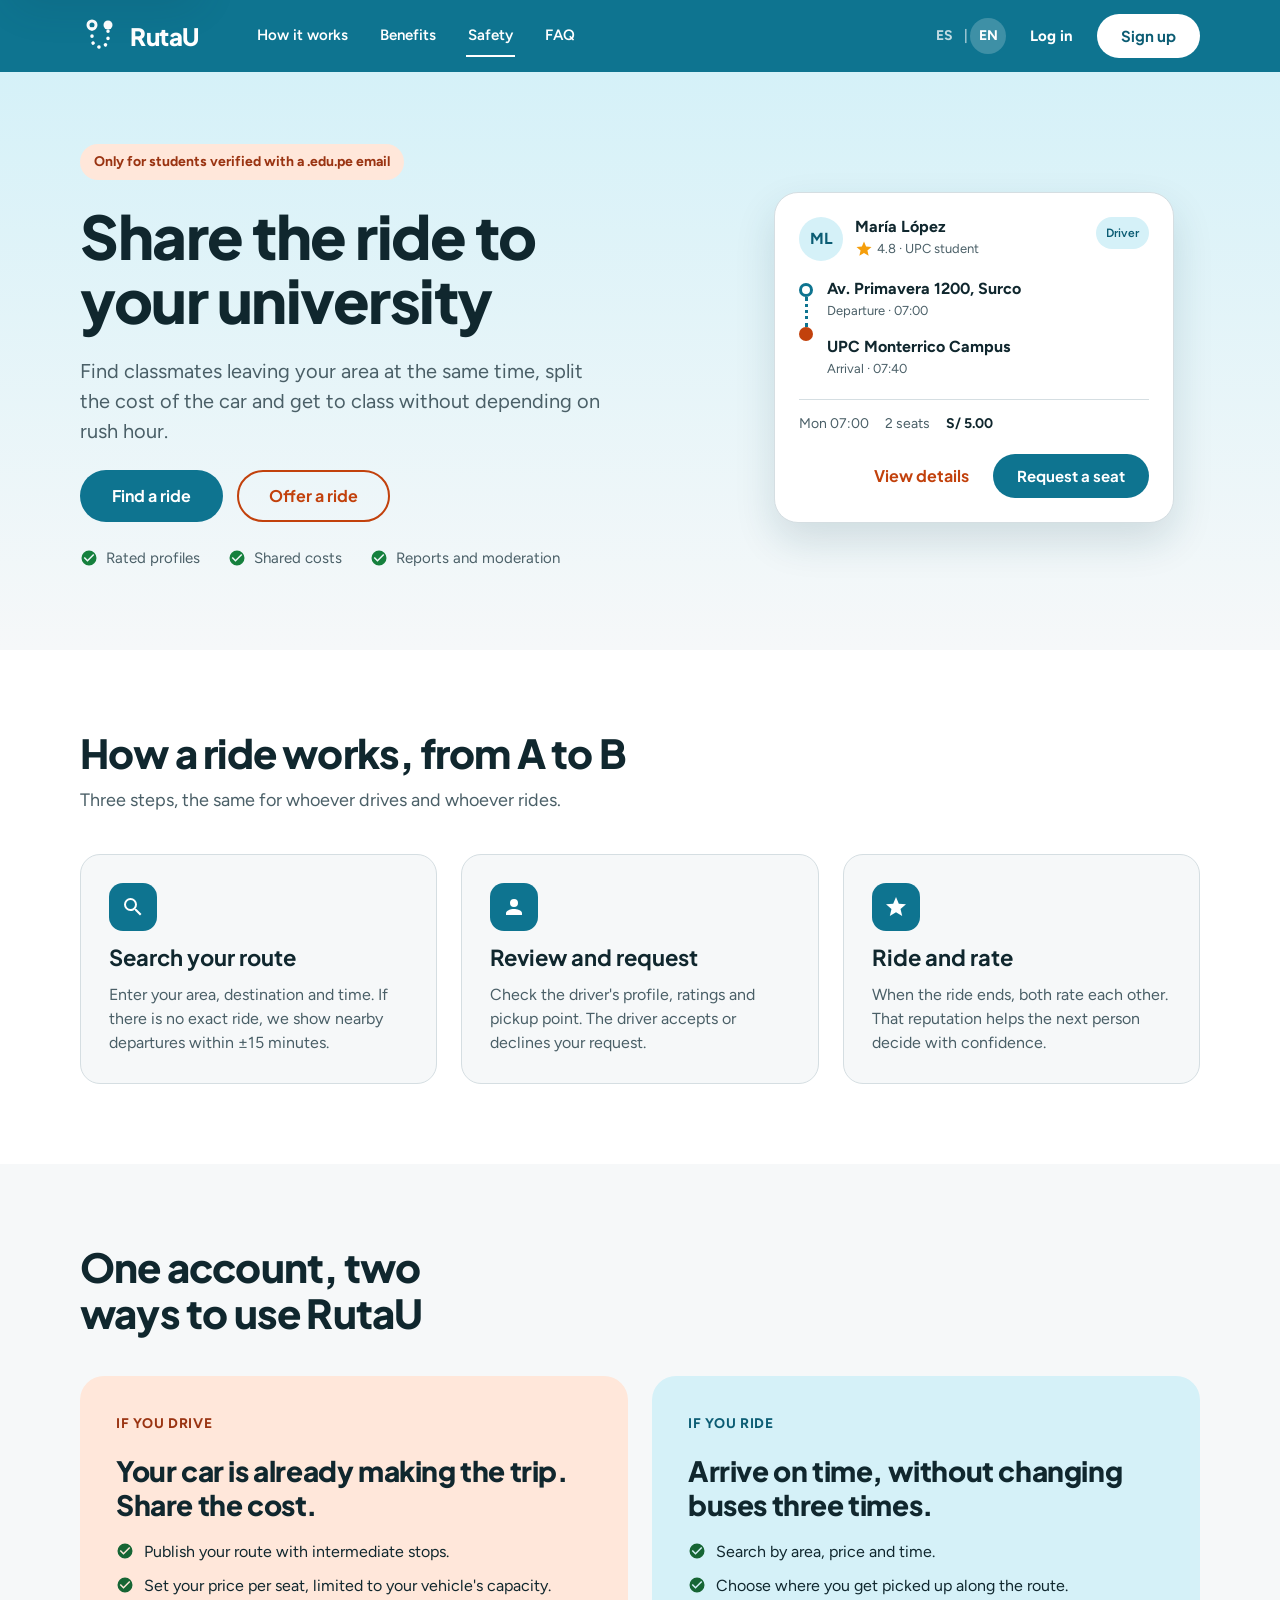
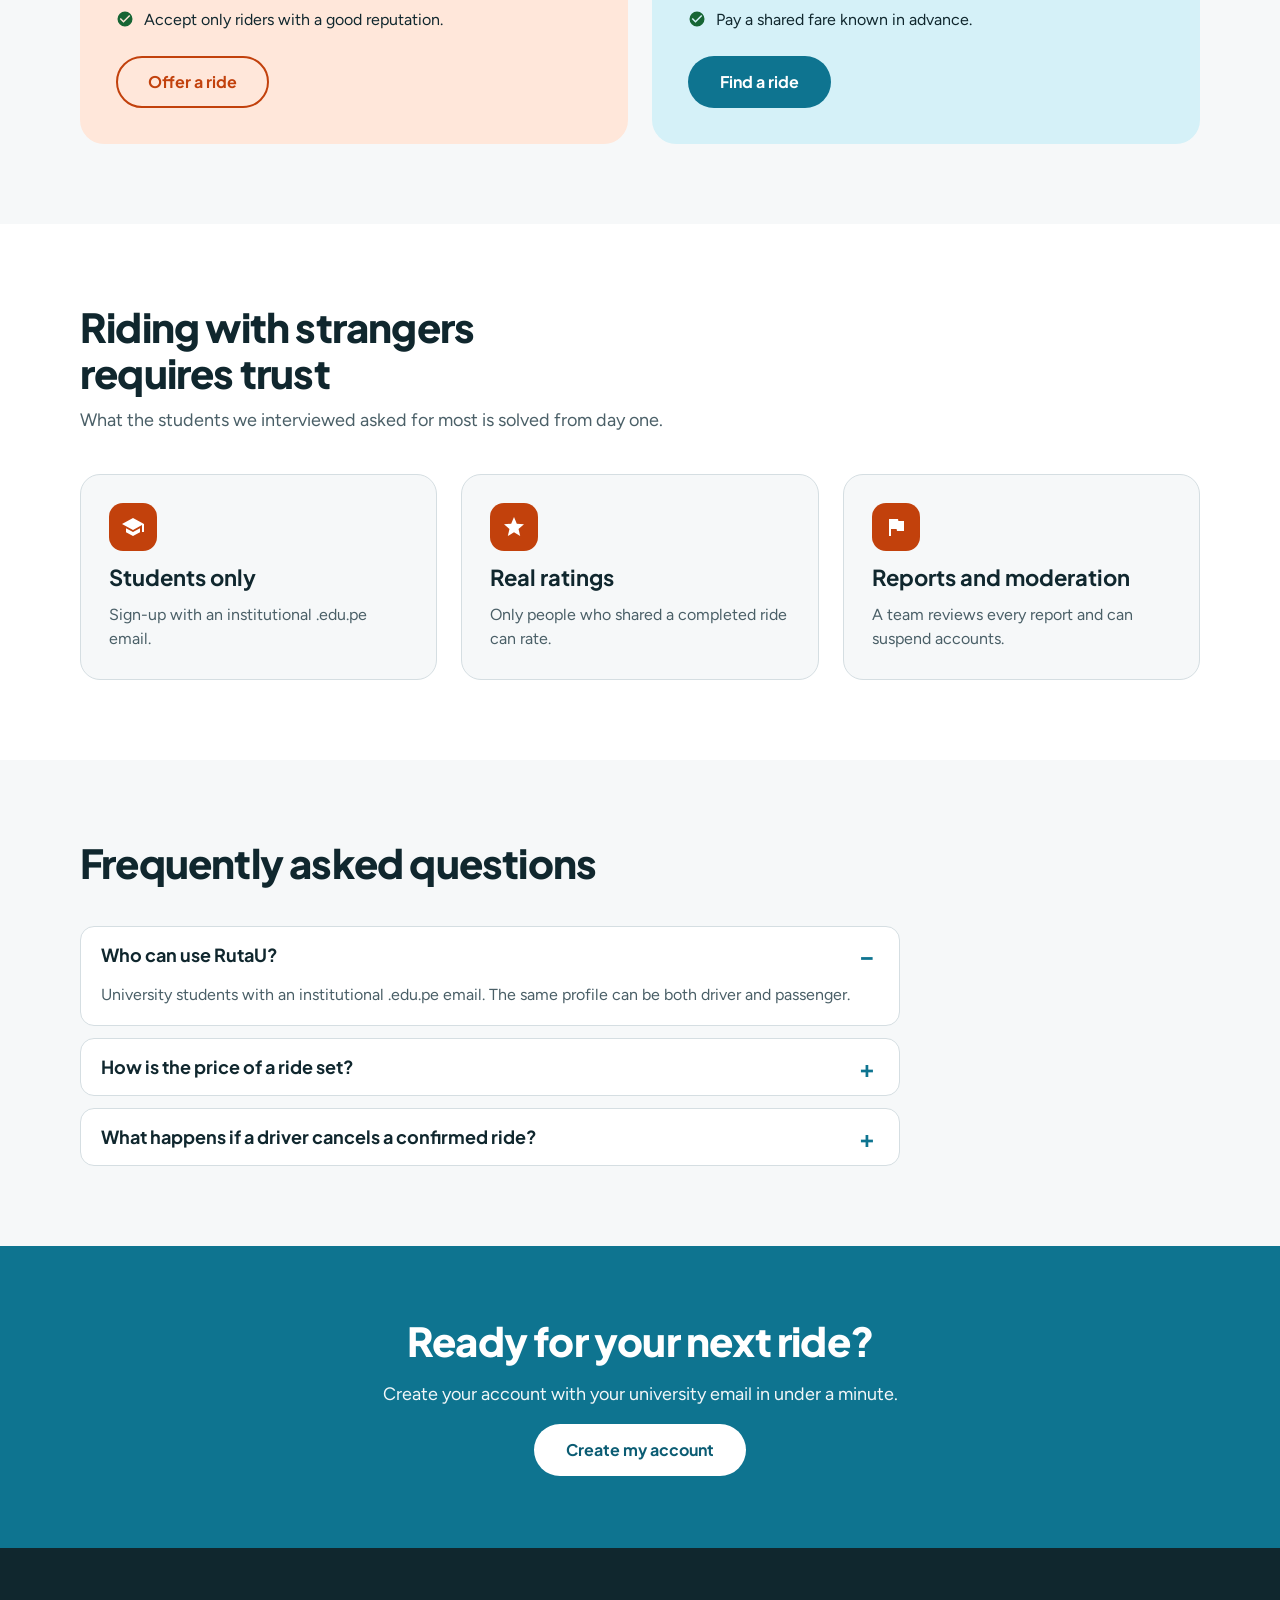
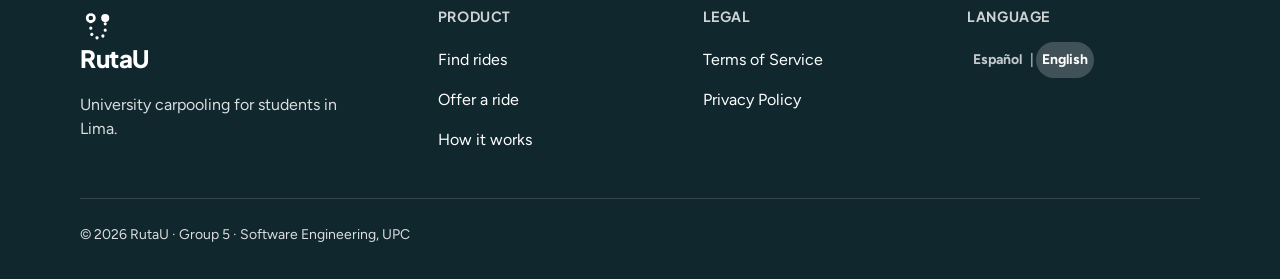
<file: index.html>
<!doctype html>
<html lang="es-419">
<head>
  <meta charset="utf-8">
  <meta name="viewport" content="width=device-width, initial-scale=1">
  <title data-i18n="meta.title">RutaU – Carpooling universitario para estudiantes de Lima</title>
  <meta name="description" content="Comparte el viaje a tu universidad con compañeros verificados con correo .edu.pe. Reparte el gasto y llega a clases sin depender de la hora punta.">
  <meta name="theme-color" content="#0E7490">
  <link rel="icon" href="assets/favicon.svg" type="image/svg+xml">
  <link rel="preconnect" href="https://fonts.googleapis.com">
  <link rel="preconnect" href="https://fonts.gstatic.com" crossorigin>
  <link href="https://fonts.googleapis.com/css2?family=Figtree:wght@400;500;600;700&family=Plus+Jakarta+Sans:wght@600;700;800&display=swap" rel="stylesheet">
  <link rel="stylesheet" href="css/variables.css">
  <link rel="stylesheet" href="css/base.css">
  <link rel="stylesheet" href="css/layout.css">
  <link rel="stylesheet" href="css/components.css">
  <link rel="stylesheet" href="css/responsive.css">
</head>
<body>
  <svg xmlns="http://www.w3.org/2000/svg" style="display:none" aria-hidden="true" focusable="false">
  <symbol id="i-logo" viewBox="0 0 40 40"><path d="M12 13v10a8 8 0 0 0 16 0V13" fill="none" stroke="currentColor" stroke-width="3.5" stroke-linecap="round" stroke-dasharray="0.1 7"/><circle cx="12" cy="9" r="4" fill="none" stroke="currentColor" stroke-width="3"/><circle cx="28" cy="9" r="4.5" fill="currentColor"/></symbol>
  <symbol id="i-search" viewBox="0 0 24 24"><path d="M15.5 14h-.79l-.28-.27A6.47 6.47 0 0 0 16 9.5 6.5 6.5 0 1 0 9.5 16c1.61 0 3.09-.59 4.23-1.57l.27.28v.79l5 4.99L20.49 19l-4.99-5zm-6 0C7.01 14 5 11.99 5 9.5S7.01 5 9.5 5 14 7.01 14 9.5 11.99 14 9.5 14z"/></symbol>
  <symbol id="i-profile" viewBox="0 0 24 24"><path d="M12 12a4 4 0 1 0 0-8 4 4 0 0 0 0 8zm0 2c-2.67 0-8 1.34-8 4v2h16v-2c0-2.66-5.33-4-8-4z"/></symbol>
  <symbol id="i-star" viewBox="0 0 24 24"><path d="M12 17.27 18.18 21l-1.64-7.03L22 9.24l-7.19-.61L12 2 9.19 8.63 2 9.24l5.46 4.73L5.82 21z"/></symbol>
  <symbol id="i-check" viewBox="0 0 24 24"><path d="M12 2a10 10 0 1 0 0 20 10 10 0 0 0 0-20zm-2 15-5-5 1.41-1.41L10 14.17l7.59-7.59L19 8l-9 9z"/></symbol>
  <symbol id="i-school" viewBox="0 0 24 24"><path d="M5 13.18v4L12 21l7-3.82v-4L12 17l-7-3.82zM12 3 1 9l11 6 9-4.91V17h2V9L12 3z"/></symbol>
  <symbol id="i-flag" viewBox="0 0 24 24"><path d="M14.4 6 14 4H5v17h2v-7h5.6l.4 2h7V6z"/></symbol>
  <symbol id="i-menu" viewBox="0 0 24 24"><path d="M3 18h18v-2H3v2zm0-5h18v-2H3v2zm0-7v2h18V6H3z"/></symbol>
  <symbol id="i-back" viewBox="0 0 24 24"><path d="M20 11H7.83l5.59-5.59L12 4l-8 8 8 8 1.41-1.41L7.83 13H20v-2z"/></symbol>
</svg>

  <a class="skip-link" href="#contenido" data-i18n="a11y.skip">Saltar al contenido principal</a>
  <p id="lang-live" class="sr-only" role="status" aria-live="polite"></p>

  <header class="site-header">
    <div class="container site-header__inner">
      <a class="brand" href="#" data-i18n-attr="aria-label:a11y.logo" aria-label="RutaU, ir al inicio">
        <svg class="icon" width="40" height="40" style="width:40px;height:40px" aria-hidden="true"><use href="#i-logo"/></svg>
        <span class="brand__name">RutaU</span>
      </a>
      <nav id="main-nav" class="main-nav" data-i18n-attr="aria-label:a11y.nav" aria-label="Navegación principal">
        <a href="#como" data-i18n="nav.how">Cómo funciona</a>
        <a href="#beneficios" data-i18n="nav.benefits">Beneficios</a>
        <a href="#seguridad" data-i18n="nav.security">Seguridad</a>
        <a href="#faq" data-i18n="nav.faq">Preguntas</a>
        <a class="nav-extra" href="#" data-app="login" data-i18n="nav.login">Iniciar sesión</a>
        <a class="nav-extra" href="#" data-app="register" data-i18n="nav.signup">Crear cuenta</a>
      </nav>
      <div class="header-actions">
        <div class="lang-switch" role="group" data-i18n-attr="aria-label:a11y.lang" aria-label="Seleccionar idioma">
          <button type="button" data-lang="es_419" aria-pressed="true" lang="es">ES</button>
          <span class="lang-switch__sep" aria-hidden="true">|</span>
          <button type="button" data-lang="en_US" aria-pressed="false" lang="en">EN</button>
        </div>
        <a class="header-login" href="#" data-app="login" data-i18n="nav.login">Iniciar sesión</a>
        <a class="btn btn--light btn--sm header-signup" href="#" data-app="register" data-i18n="nav.signup">Crear cuenta</a>
        <button id="menu-toggle" class="menu-toggle" type="button" aria-expanded="false" aria-controls="main-nav" data-i18n-attr="aria-label:a11y.menu" aria-label="Abrir menú">
          <svg class="icon" aria-hidden="true"><use href="#i-menu"/></svg>
        </button>
      </div>
    </div>
  </header>

  <main id="contenido">
    <section class="hero" aria-labelledby="hero-title">
      <div class="container hero__inner">
        <div class="hero__copy">
          <span class="badge badge--secondary" data-i18n="hero.badge">Solo para estudiantes verificados con correo .edu.pe</span>
          <h1 id="hero-title" class="hero__title" data-i18n="hero.title">Comparte el viaje a tu universidad</h1>
          <p class="hero__lead" data-i18n="hero.lead">Encuentra compañeros que salen de tu zona al mismo horario, reparte el gasto del auto y llega a clases sin depender de la hora punta.</p>
          <div class="hero__actions">
            <a class="btn btn--primary" href="#" data-app="search" data-i18n="hero.cta.search">Buscar un viaje</a>
            <a class="btn btn--outline" href="#" data-app="publish" data-i18n="hero.cta.publish">Publicar mi viaje</a>
          </div>
          <ul class="check-list">
            <li><svg class="icon icon--sm" aria-hidden="true"><use href="#i-check"/></svg><span data-i18n="hero.check1">Perfiles con calificación</span></li>
            <li><svg class="icon icon--sm" aria-hidden="true"><use href="#i-check"/></svg><span data-i18n="hero.check2">Gasto compartido</span></li>
            <li><svg class="icon icon--sm" aria-hidden="true"><use href="#i-check"/></svg><span data-i18n="hero.check3">Reportes y moderación</span></li>
          </ul>
        </div>
        <div class="hero__visual">
          <article class="trip-card" data-i18n-attr="aria-label:card.aria" aria-label="Ejemplo de viaje publicado">
            <div class="trip-card__driver">
              <span class="avatar" aria-hidden="true">ML</span>
              <div class="trip-card__who">
                <div class="trip-card__name">María López</div>
                <div class="trip-card__rating"><svg class="icon icon--sm icon--star" aria-hidden="true"><use href="#i-star"/></svg><span data-i18n="card.rating">4.8 · Estudiante UPC</span></div>
              </div>
              <span class="badge badge--primary" data-i18n="card.role">Conductor</span>
            </div>
            <div class="route">
              <div class="route__line" aria-hidden="true"><span class="route__start"></span><span class="route__path"></span><span class="route__end"></span></div>
              <div class="route__stops">
                <div><div class="route__place" data-i18n="card.from">Av. Primavera 1200, Surco</div><div class="route__time" data-i18n="card.depart">Salida · 07:00</div></div>
                <div><div class="route__place" data-i18n="card.to">UPC Campus Monterrico</div><div class="route__time" data-i18n="card.arrive">Llegada · 07:40</div></div>
              </div>
            </div>
            <div class="trip-card__meta"><span data-i18n="card.day">Lun 07:00</span><span data-i18n="card.seats">2 asientos</span><span class="trip-card__price">S/ 5.00</span></div>
            <div class="trip-card__actions">
              <a class="btn btn--text" href="#" data-app="search" data-i18n="card.detail">Ver detalle</a>
              <a class="btn btn--primary btn--sm" href="#" data-app="search" data-i18n="card.request">Solicitar asiento</a>
            </div>
          </article>
        </div>
      </div>
    </section>

    <section id="como" class="section section--white" aria-labelledby="como-title">
      <div class="container">
        <div class="section__head"><h2 id="como-title" class="section__title" data-i18n="how.title">Así funciona el viaje, de A a B</h2><p class="section__lead" data-i18n="how.lead">Tres pasos, los mismos para quien maneja y para quien se sube.</p></div>
        <ol class="steps" style="list-style:none">
          <li class="card"><span class="card__icon"><svg class="icon" aria-hidden="true"><use href="#i-search"/></svg></span><h3 class="card__title" data-i18n="how.s1.t">Busca tu ruta</h3><p class="card__text" data-i18n="how.s1.d">Indica tu zona, destino y horario. Si no hay un viaje exacto, te mostramos salidas cercanas con ±15 minutos.</p></li>
          <li class="card"><span class="card__icon"><svg class="icon" aria-hidden="true"><use href="#i-profile"/></svg></span><h3 class="card__title" data-i18n="how.s2.t">Revisa y solicita</h3><p class="card__text" data-i18n="how.s2.d">Mira el perfil del conductor, sus calificaciones y el punto de recojo. El conductor acepta o rechaza tu solicitud.</p></li>
          <li class="card"><span class="card__icon"><svg class="icon" aria-hidden="true"><use href="#i-star"/></svg></span><h3 class="card__title" data-i18n="how.s3.t">Viaja y califica</h3><p class="card__text" data-i18n="how.s3.d">Al terminar, ambos se califican. Esa reputación ayuda a que la próxima persona decida con confianza.</p></li>
        </ol>
      </div>
    </section>

    <section id="beneficios" class="section section--surface" aria-labelledby="ben-title">
      <div class="container">
        <div class="section__head"><h2 id="ben-title" class="section__title" data-i18n="ben.title">Una cuenta, dos formas de aprovechar RutaU</h2></div>
        <div class="audience">
          <article class="panel panel--driver">
            <p class="panel__kicker" data-i18n="ben.driver.k">Si manejas</p>
            <h3 class="panel__title" data-i18n="ben.driver.t">Tu auto ya hace el viaje. Reparte el gasto.</h3>
            <ul class="panel__list">
              <li><svg class="icon icon--sm" aria-hidden="true"><use href="#i-check"/></svg><span data-i18n="ben.driver.1">Publica tu ruta con paradas intermedias.</span></li>
              <li><svg class="icon icon--sm" aria-hidden="true"><use href="#i-check"/></svg><span data-i18n="ben.driver.2">Fija tu precio por asiento, limitado a la capacidad de tu vehículo.</span></li>
              <li><svg class="icon icon--sm" aria-hidden="true"><use href="#i-check"/></svg><span data-i18n="ben.driver.3">Acepta solo a quien tenga buena reputación.</span></li>
            </ul>
            <a class="btn btn--outline" href="#" data-app="publish" data-i18n="hero.cta.publish">Publicar mi viaje</a>
          </article>
          <article class="panel panel--rider">
            <p class="panel__kicker" data-i18n="ben.rider.k">Si te subes</p>
            <h3 class="panel__title" data-i18n="ben.rider.t">Llega a tiempo, sin cambiar tres veces de bus.</h3>
            <ul class="panel__list">
              <li><svg class="icon icon--sm" aria-hidden="true"><use href="#i-check"/></svg><span data-i18n="ben.rider.1">Busca por zona, precio y horario.</span></li>
              <li><svg class="icon icon--sm" aria-hidden="true"><use href="#i-check"/></svg><span data-i18n="ben.rider.2">Elige dónde te recogen en la ruta.</span></li>
              <li><svg class="icon icon--sm" aria-hidden="true"><use href="#i-check"/></svg><span data-i18n="ben.rider.3">Paga una tarifa compartida y conocida de antemano.</span></li>
            </ul>
            <a class="btn btn--primary" href="#" data-app="search" data-i18n="hero.cta.search">Buscar un viaje</a>
          </article>
        </div>
      </div>
    </section>

    <section id="seguridad" class="section section--white" aria-labelledby="sec-title">
      <div class="container">
        <div class="section__head"><h2 id="sec-title" class="section__title" data-i18n="sec.title">Viajar con desconocidos exige confianza</h2><p class="section__lead" data-i18n="sec.lead">Lo que más pidieron los estudiantes que entrevistamos está resuelto desde el primer día.</p></div>
        <ul class="trust">
          <li class="card"><span class="card__icon card__icon--secondary"><svg class="icon" aria-hidden="true"><use href="#i-school"/></svg></span><h3 class="card__title" data-i18n="sec.c1.t">Solo estudiantes</h3><p class="card__text" data-i18n="sec.c1.d">Registro con correo institucional .edu.pe.</p></li>
          <li class="card"><span class="card__icon card__icon--secondary"><svg class="icon" aria-hidden="true"><use href="#i-star"/></svg></span><h3 class="card__title" data-i18n="sec.c2.t">Calificaciones reales</h3><p class="card__text" data-i18n="sec.c2.d">Solo califican quienes compartieron un viaje realizado.</p></li>
          <li class="card"><span class="card__icon card__icon--secondary"><svg class="icon" aria-hidden="true"><use href="#i-flag"/></svg></span><h3 class="card__title" data-i18n="sec.c3.t">Reportes y moderación</h3><p class="card__text" data-i18n="sec.c3.d">Un equipo revisa cada reporte y puede suspender cuentas.</p></li>
        </ul>
      </div>
    </section>

    <section id="faq" class="section section--surface" aria-labelledby="faq-title">
      <div class="container">
        <div class="section__head"><h2 id="faq-title" class="section__title" data-i18n="faq.title">Preguntas frecuentes</h2></div>
        <div class="faq-list">
                    <div class="faq-item">
            <h3><button class="faq-q" type="button" id="faq-q1" aria-expanded="true" aria-controls="faq-a1"><span data-i18n="faq.q1">¿Quién puede usar RutaU?</span><span class="faq-sign" aria-hidden="true">–</span></button></h3>
            <div class="faq-a" id="faq-a1" role="region" aria-labelledby="faq-q1"><p data-i18n="faq.a1">Estudiantes universitarios con correo institucional .edu.pe. Un mismo perfil puede ser conductor y pasajero.</p></div>
          </div>
          <div class="faq-item">
            <h3><button class="faq-q" type="button" id="faq-q2" aria-expanded="false" aria-controls="faq-a2"><span data-i18n="faq.q2">¿Cómo se define el precio de un viaje?</span><span class="faq-sign" aria-hidden="true">+</span></button></h3>
            <div class="faq-a" id="faq-a2" role="region" aria-labelledby="faq-q2" hidden><p data-i18n="faq.a2">Lo fija el conductor al publicar el viaje, por asiento, y lo ves antes de solicitar. El objetivo es repartir el gasto, no generar ganancias.</p></div>
          </div>
          <div class="faq-item">
            <h3><button class="faq-q" type="button" id="faq-q3" aria-expanded="false" aria-controls="faq-a3"><span data-i18n="faq.q3">¿Qué pasa si un conductor cancela un viaje confirmado?</span><span class="faq-sign" aria-hidden="true">+</span></button></h3>
            <div class="faq-a" id="faq-a3" role="region" aria-labelledby="faq-q3" hidden><p data-i18n="faq.a3">Los pasajeros reciben una notificación y el viaje deja de aparecer en las búsquedas. Puedes buscar otra salida cercana en el mismo horario.</p></div>
          </div>

        </div>
      </div>
    </section>

    <section class="cta-final" aria-labelledby="cta-title">
      <div class="container cta-final__inner">
        <h2 id="cta-title" class="cta-final__title" data-i18n="cta.title">¿Listo para tu próximo viaje?</h2>
        <p class="cta-final__lead" data-i18n="cta.lead">Crea tu cuenta con tu correo universitario en menos de un minuto.</p>
        <a class="btn btn--light" href="#" data-app="register" data-i18n="cta.btn">Crear mi cuenta</a>
      </div>
    </section>
  </main>

    <footer class="site-footer">
    <div class="container site-footer__inner">
      <div class="footer-grid">
        <div class="footer-col footer-brand">
          <a class="brand" href="index.html"><svg class="icon" style="width:36px;height:36px" aria-hidden="true"><use href="#i-logo"/></svg><span class="brand__name">RutaU</span></a>
          <p data-i18n="foot.tag">Carpooling universitario para estudiantes de Lima.</p>
        </div>
        <nav class="footer-col" data-i18n-attr="aria-label:foot.product" aria-label="Producto">
          <h3 data-i18n="foot.product">Producto</h3>
          <ul>
            <li><a href="#" data-app="search" data-i18n="foot.search">Buscar viajes</a></li>
            <li><a href="#" data-app="publish" data-i18n="foot.publish">Publicar viaje</a></li>
            <li><a href="index.html#como" data-i18n="foot.how">Cómo funciona</a></li>
          </ul>
        </nav>
        <nav class="footer-col" data-i18n-attr="aria-label:foot.legal" aria-label="Legal">
          <h3 data-i18n="foot.legal">Legal</h3>
          <ul>
            <li><a href="terminos.html" data-i18n="foot.terms">Términos de Servicio</a></li>
            <li><a href="terminos.html#privacidad" data-i18n="foot.privacy">Política de privacidad</a></li>
          </ul>
        </nav>
        <div class="footer-col">
          <h3 data-i18n="foot.lang">Idioma</h3>
          <div class="lang-switch" role="group" data-i18n-attr="aria-label:a11y.lang" aria-label="Seleccionar idioma">
            <button type="button" data-lang="es_419" aria-pressed="true" lang="es">Español</button>
            <span class="lang-switch__sep" aria-hidden="true">|</span>
            <button type="button" data-lang="en_US" aria-pressed="false" lang="en">English</button>
          </div>
        </div>
      </div>
      <p class="footer-bottom">© <span data-year>2026</span> RutaU · <span data-i18n="foot.copy">Grupo 5 · Ingeniería de Software, UPC</span></p>
    </div>
  </footer>

  <script src="js/config.js"></script>
  <script src="i18n/es_419.js"></script>
  <script src="i18n/en_US.js"></script>
  <script src="js/i18n.js"></script>
  <script src="js/main.js"></script>
  <script src="js/nav.js"></script>
  <script src="js/faq.js"></script>
</body>
</html>
</file>
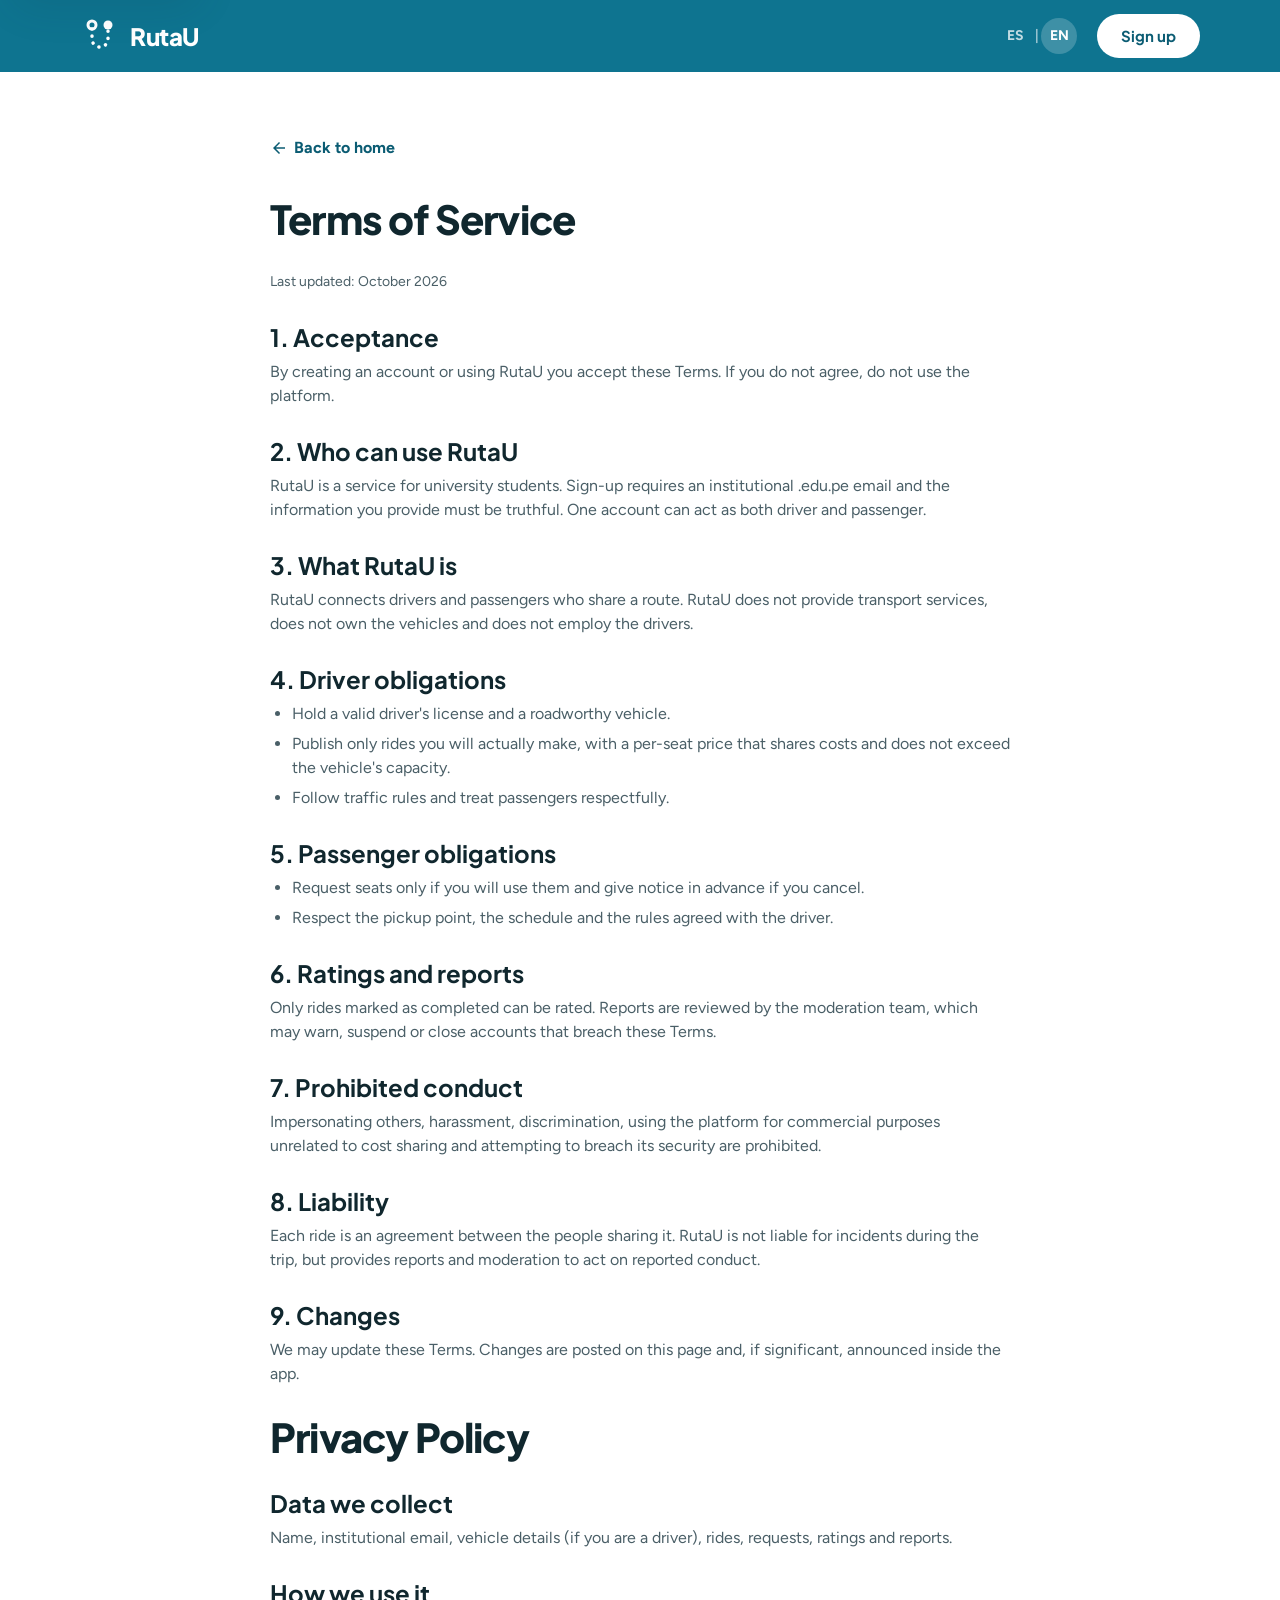
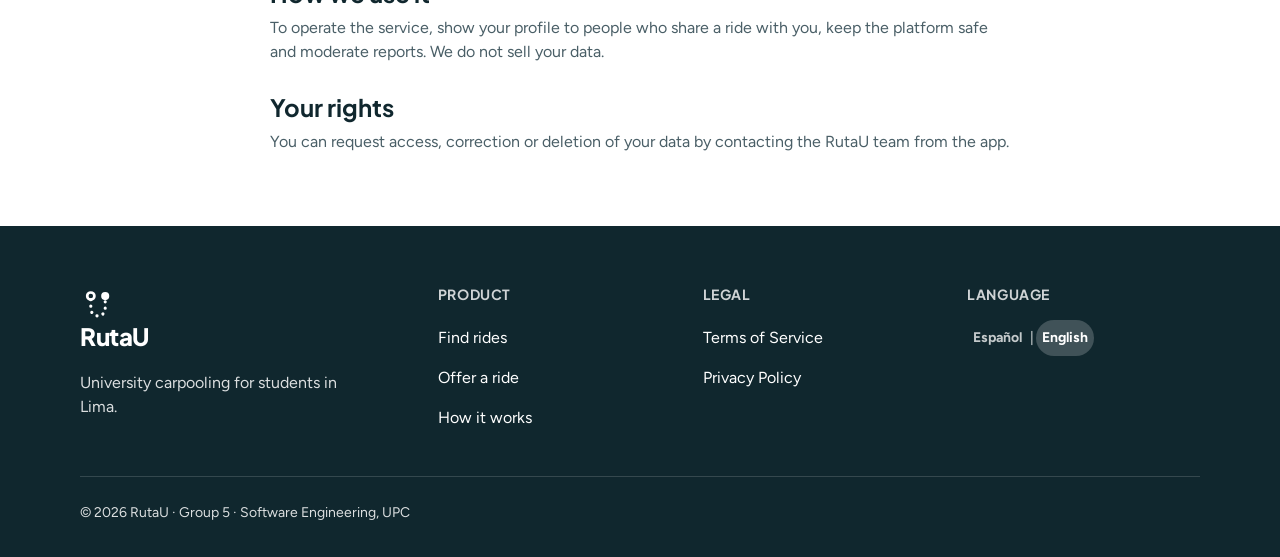
<file: terminos.html>
<!doctype html>
<html lang="es-419">
<head>
  <meta charset="utf-8">
  <meta name="viewport" content="width=device-width, initial-scale=1">
  <title data-i18n="meta.title.terms">Términos de Servicio – RutaU</title>
  <meta name="description" content="Términos de Servicio y Política de privacidad de RutaU.">
  <meta name="theme-color" content="#0E7490">
  <link rel="icon" href="assets/favicon.svg" type="image/svg+xml">
  <link rel="preconnect" href="https://fonts.googleapis.com">
  <link rel="preconnect" href="https://fonts.gstatic.com" crossorigin>
  <link href="https://fonts.googleapis.com/css2?family=Figtree:wght@400;500;600;700&family=Plus+Jakarta+Sans:wght@600;700;800&display=swap" rel="stylesheet">
  <link rel="stylesheet" href="css/variables.css">
  <link rel="stylesheet" href="css/base.css">
  <link rel="stylesheet" href="css/layout.css">
  <link rel="stylesheet" href="css/components.css">
  <link rel="stylesheet" href="css/responsive.css">
</head>
<body data-title-key="meta.title.terms">
  <svg xmlns="http://www.w3.org/2000/svg" style="display:none" aria-hidden="true" focusable="false">
  <symbol id="i-logo" viewBox="0 0 40 40"><path d="M12 13v10a8 8 0 0 0 16 0V13" fill="none" stroke="currentColor" stroke-width="3.5" stroke-linecap="round" stroke-dasharray="0.1 7"/><circle cx="12" cy="9" r="4" fill="none" stroke="currentColor" stroke-width="3"/><circle cx="28" cy="9" r="4.5" fill="currentColor"/></symbol>
  <symbol id="i-search" viewBox="0 0 24 24"><path d="M15.5 14h-.79l-.28-.27A6.47 6.47 0 0 0 16 9.5 6.5 6.5 0 1 0 9.5 16c1.61 0 3.09-.59 4.23-1.57l.27.28v.79l5 4.99L20.49 19l-4.99-5zm-6 0C7.01 14 5 11.99 5 9.5S7.01 5 9.5 5 14 7.01 14 9.5 11.99 14 9.5 14z"/></symbol>
  <symbol id="i-profile" viewBox="0 0 24 24"><path d="M12 12a4 4 0 1 0 0-8 4 4 0 0 0 0 8zm0 2c-2.67 0-8 1.34-8 4v2h16v-2c0-2.66-5.33-4-8-4z"/></symbol>
  <symbol id="i-star" viewBox="0 0 24 24"><path d="M12 17.27 18.18 21l-1.64-7.03L22 9.24l-7.19-.61L12 2 9.19 8.63 2 9.24l5.46 4.73L5.82 21z"/></symbol>
  <symbol id="i-check" viewBox="0 0 24 24"><path d="M12 2a10 10 0 1 0 0 20 10 10 0 0 0 0-20zm-2 15-5-5 1.41-1.41L10 14.17l7.59-7.59L19 8l-9 9z"/></symbol>
  <symbol id="i-school" viewBox="0 0 24 24"><path d="M5 13.18v4L12 21l7-3.82v-4L12 17l-7-3.82zM12 3 1 9l11 6 9-4.91V17h2V9L12 3z"/></symbol>
  <symbol id="i-flag" viewBox="0 0 24 24"><path d="M14.4 6 14 4H5v17h2v-7h5.6l.4 2h7V6z"/></symbol>
  <symbol id="i-menu" viewBox="0 0 24 24"><path d="M3 18h18v-2H3v2zm0-5h18v-2H3v2zm0-7v2h18V6H3z"/></symbol>
  <symbol id="i-back" viewBox="0 0 24 24"><path d="M20 11H7.83l5.59-5.59L12 4l-8 8 8 8 1.41-1.41L7.83 13H20v-2z"/></symbol>
</svg>

  <a class="skip-link" href="#contenido" data-i18n="a11y.skip">Saltar al contenido principal</a>
  <p id="lang-live" class="sr-only" role="status" aria-live="polite"></p>
  <header class="site-header">
    <div class="container site-header__inner">
      <a class="brand" href="index.html" data-i18n-attr="aria-label:a11y.logo" aria-label="RutaU, ir al inicio">
        <svg class="icon" style="width:40px;height:40px" aria-hidden="true"><use href="#i-logo"/></svg>
        <span class="brand__name">RutaU</span>
      </a>
      <div class="header-actions">
        <div class="lang-switch" role="group" data-i18n-attr="aria-label:a11y.lang" aria-label="Seleccionar idioma">
          <button type="button" data-lang="es_419" aria-pressed="true" lang="es">ES</button>
          <span class="lang-switch__sep" aria-hidden="true">|</span>
          <button type="button" data-lang="en_US" aria-pressed="false" lang="en">EN</button>
        </div>
        <a class="btn btn--light btn--sm" href="#" data-app="register" data-i18n="nav.signup">Crear cuenta</a>
      </div>
    </div>
  </header>
  <main id="contenido" class="legal">
    <div class="container legal__inner">
      <a class="back-link" href="index.html"><svg class="icon icon--sm" aria-hidden="true"><use href="#i-back"/></svg><span data-i18n="legal.back">Volver al inicio</span></a>
      <h1 data-i18n="legal.terms.title">Términos de Servicio</h1>
      <p class="legal__meta" data-i18n="legal.updated">Última actualización: octubre de 2026</p>
      <section><h2 data-i18n="legal.t1.h">1. Aceptación</h2><p data-i18n="legal.t1.p">Al crear una cuenta o usar RutaU aceptas estos Términos. Si no estás de acuerdo, no uses la plataforma.</p></section>
      <section><h2 data-i18n="legal.t2.h">2. Quién puede usar RutaU</h2><p data-i18n="legal.t2.p">RutaU es un servicio para estudiantes universitarios. El registro exige un correo institucional .edu.pe y la información que entregues debe ser veraz. Una misma cuenta puede actuar como conductor y como pasajero.</p></section>
      <section><h2 data-i18n="legal.t3.h">3. Qué es RutaU</h2><p data-i18n="legal.t3.p">RutaU conecta a conductores y pasajeros que comparten una ruta. RutaU no presta el servicio de transporte, no es dueña de los vehículos y no emplea a los conductores.</p></section>
      <section><h2 data-i18n="legal.t4.h">4. Obligaciones del conductor</h2><ul><li data-i18n="legal.t4.1">Contar con licencia de conducir vigente y un vehículo en regla.</li><li data-i18n="legal.t4.2">Publicar solo viajes que realmente vayas a hacer, con un precio por asiento que reparta el gasto y no supere la capacidad del vehículo.</li><li data-i18n="legal.t4.3">Cumplir las normas de tránsito y tratar con respeto a los pasajeros.</li></ul></section>
      <section><h2 data-i18n="legal.t5.h">5. Obligaciones del pasajero</h2><ul><li data-i18n="legal.t5.1">Solicitar asientos solo si vas a usarlos y avisar con tiempo si cancelas.</li><li data-i18n="legal.t5.2">Respetar el punto de recojo, el horario y las reglas acordadas con el conductor.</li></ul></section>
      <section><h2 data-i18n="legal.t6.h">6. Calificaciones y reportes</h2><p data-i18n="legal.t6.p">Solo pueden calificarse los viajes marcados como realizados. Los reportes son revisados por el equipo de moderación, que puede advertir, suspender o cerrar cuentas que incumplan estos Términos.</p></section>
      <section><h2 data-i18n="legal.t7.h">7. Conductas prohibidas</h2><p data-i18n="legal.t7.p">Está prohibido suplantar identidades, acosar, discriminar, usar la plataforma con fines comerciales ajenos al reparto de gastos o intentar vulnerar su seguridad.</p></section>
      <section><h2 data-i18n="legal.t8.h">8. Responsabilidad</h2><p data-i18n="legal.t8.p">Cada viaje es un acuerdo entre las personas que lo comparten. RutaU no se responsabiliza por incidentes durante el trayecto, pero facilita reportes y moderación para actuar sobre las conductas denunciadas.</p></section>
      <section><h2 data-i18n="legal.t9.h">9. Cambios</h2><p data-i18n="legal.t9.p">Podemos actualizar estos Términos. Los cambios se publican en esta página y, si son importantes, se avisan dentro de la aplicación.</p></section>
      <h1 id="privacidad" tabindex="-1" data-i18n="legal.privacy.title">Política de privacidad</h1>
      <section><h2 data-i18n="legal.p1.h">Datos que recopilamos</h2><p data-i18n="legal.p1.p">Nombre, correo institucional, datos del vehículo (si eres conductor), viajes, solicitudes, calificaciones y reportes.</p></section>
      <section><h2 data-i18n="legal.p2.h">Para qué los usamos</h2><p data-i18n="legal.p2.p">Para operar el servicio, mostrar tu perfil a quienes compartan un viaje contigo, mantener la seguridad y moderar reportes. No vendemos tus datos.</p></section>
      <section><h2 data-i18n="legal.p3.h">Tus derechos</h2><p data-i18n="legal.p3.p">Puedes pedir acceso, corrección o eliminación de tus datos escribiendo al equipo de RutaU desde la aplicación.</p></section>
    </div>
  </main>
    <footer class="site-footer">
    <div class="container site-footer__inner">
      <div class="footer-grid">
        <div class="footer-col footer-brand">
          <a class="brand" href="index.html"><svg class="icon" style="width:36px;height:36px" aria-hidden="true"><use href="#i-logo"/></svg><span class="brand__name">RutaU</span></a>
          <p data-i18n="foot.tag">Carpooling universitario para estudiantes de Lima.</p>
        </div>
        <nav class="footer-col" data-i18n-attr="aria-label:foot.product" aria-label="Producto">
          <h3 data-i18n="foot.product">Producto</h3>
          <ul>
            <li><a href="#" data-app="search" data-i18n="foot.search">Buscar viajes</a></li>
            <li><a href="#" data-app="publish" data-i18n="foot.publish">Publicar viaje</a></li>
            <li><a href="index.html#como" data-i18n="foot.how">Cómo funciona</a></li>
          </ul>
        </nav>
        <nav class="footer-col" data-i18n-attr="aria-label:foot.legal" aria-label="Legal">
          <h3 data-i18n="foot.legal">Legal</h3>
          <ul>
            <li><a href="terminos.html" data-i18n="foot.terms">Términos de Servicio</a></li>
            <li><a href="terminos.html#privacidad" data-i18n="foot.privacy">Política de privacidad</a></li>
          </ul>
        </nav>
        <div class="footer-col">
          <h3 data-i18n="foot.lang">Idioma</h3>
          <div class="lang-switch" role="group" data-i18n-attr="aria-label:a11y.lang" aria-label="Seleccionar idioma">
            <button type="button" data-lang="es_419" aria-pressed="true" lang="es">Español</button>
            <span class="lang-switch__sep" aria-hidden="true">|</span>
            <button type="button" data-lang="en_US" aria-pressed="false" lang="en">English</button>
          </div>
        </div>
      </div>
      <p class="footer-bottom">© <span data-year>2026</span> RutaU · <span data-i18n="foot.copy">Grupo 5 · Ingeniería de Software, UPC</span></p>
    </div>
  </footer>

  <script src="js/config.js"></script>
  <script src="i18n/es_419.js"></script>
  <script src="i18n/en_US.js"></script>
  <script src="js/i18n.js"></script>
  <script src="js/main.js"></script>
</body>
</html>
</file>
<file: css/variables.css>
/* ==========================================================================
   RutaU – Variables de diseño (Style Guide v2)
   Toda la paleta y tipografía vive aquí. No se usan colores sueltos en otros
   archivos CSS: siempre var(--token).
   ========================================================================== */
:root {
  /* Pacífico – color principal */
  --primary: #0E7490;
  --primary-dark: #0B5C73;
  --primary-container: #D5F1F8;

  /* Atardecer – color secundario */
  --secondary: #C2410C;
  --secondary-dark: #9A3412;
  --secondary-container: #FFE7DA;

  /* Sol – solo estrellas / reputación */
  --sun: #F59E0B;
  --sun-text: #92400E;
  --sun-container: #FEF0CC;

  /* Neutros */
  --ink: #10272E;
  --muted: #4A5F67;
  --line: #D5DEE2;
  --surface: #F6F8F9;
  --white: #FFFFFF;

  /* Estados */
  --success: #15803D;
  --success-dark: #166534;
  --success-container: #DCF5E3;
  --error: #B3261E;
  --error-container: #FBE3E1;

  /* Tipografía */
  --font-heading: 'Plus Jakarta Sans', system-ui, -apple-system, 'Segoe UI', sans-serif;
  --font-body: 'Figtree', system-ui, -apple-system, 'Segoe UI', sans-serif;

  /* Forma y elevación */
  --radius-pill: 999px;
  --radius-lg: 24px;
  --radius-md: 20px;
  --radius-sm: 14px;
  --shadow-card: 0 18px 40px rgba(11, 63, 79, 0.14);

  /* Layout */
  --container: 1200px;
  --gutter: 40px;
  --header-h: 72px;
}

@media (max-width: 720px) {
  :root { --gutter: 20px; --header-h: 64px; }
}
</file>
<file: css/base.css>
/* Reset + base tipográfica + accesibilidad */
*, *::before, *::after { box-sizing: border-box; }
html { scroll-behavior: smooth; scroll-padding-top: calc(var(--header-h) + 12px); -webkit-text-size-adjust: 100%; }
body {
  margin: 0;
  background: var(--surface);
  color: var(--ink);
  font-family: var(--font-body);
  font-size: 16px;
  line-height: 24px;
}
h1, h2, h3 { font-family: var(--font-heading); margin: 0; }
p { margin: 0; }
ul, ol { margin: 0; padding: 0; list-style: none; }
a { color: inherit; }
img, svg { display: block; max-width: 100%; }
button { font: inherit; color: inherit; cursor: pointer; }

.icon { width: 24px; height: 24px; fill: currentColor; flex: none; }
.icon--sm { width: 18px; height: 18px; }
.icon--star { fill: var(--sun); }

/* Foco visible en todos los controles (WCAG 2.4.7) */
:focus-visible { outline: 3px solid var(--secondary); outline-offset: 3px; border-radius: 6px; }
.site-header :focus-visible, .site-footer :focus-visible, .cta-final :focus-visible { outline-color: var(--white); }

/* Solo para lectores de pantalla */
.sr-only {
  position: absolute; width: 1px; height: 1px; padding: 0; margin: -1px;
  overflow: hidden; clip: rect(0, 0, 0, 0); white-space: nowrap; border: 0;
}
.skip-link {
  position: absolute; left: 12px; top: -60px; z-index: 100;
  background: var(--white); color: var(--primary-dark);
  padding: 12px 18px; border-radius: var(--radius-pill); font-weight: 700; text-decoration: none;
  box-shadow: var(--shadow-card);
}
.skip-link:focus { top: 12px; }

@media (prefers-reduced-motion: reduce) {
  html { scroll-behavior: auto; }
  *, *::before, *::after { animation: none !important; transition: none !important; }
}
</file>
<file: css/layout.css>
/* Estructura de página: contenedor, header, secciones, footer */
.container { max-width: var(--container); margin: 0 auto; padding: 0 var(--gutter); }

.section { padding: 80px 0; }
.section--white { background: var(--white); }
.section--surface { background: var(--surface); }
.section__head { display: flex; flex-direction: column; gap: 10px; max-width: 640px; margin-bottom: 40px; }
.section__title { font-weight: 800; font-size: 40px; line-height: 46px; letter-spacing: -0.8px; text-wrap: balance; }
.section__lead { color: var(--muted); font-size: 18px; line-height: 28px; }

/* Header */
.site-header { position: sticky; top: 0; z-index: 50; background: var(--primary); color: var(--white); }
.site-header__inner { height: var(--header-h); display: flex; align-items: center; gap: 32px; }
.brand { display: inline-flex; align-items: center; gap: 10px; text-decoration: none; color: var(--white); }
.brand__name { font-family: var(--font-heading); font-weight: 800; font-size: 24px; letter-spacing: -0.5px; }
.main-nav { display: flex; gap: 28px; margin-left: 24px; }
.main-nav a { color: var(--white); text-decoration: none; font-weight: 600; font-size: 15px; padding: 8px 2px; border-bottom: 2px solid transparent; }
.main-nav a:hover, .main-nav a[aria-current="true"] { border-bottom-color: var(--white); }
.header-actions { margin-left: auto; display: flex; align-items: center; gap: 20px; }
.header-login { color: var(--white); text-decoration: none; font-weight: 700; font-size: 15px; padding: 10px 4px; }
.header-login:hover { text-decoration: underline; }
.menu-toggle { display: none; margin-left: 8px; width: 44px; height: 44px; border: 0; background: transparent; color: var(--white); border-radius: var(--radius-sm); align-items: center; justify-content: center; }

/* Hero */
.hero { background: linear-gradient(180deg, var(--primary-container) 0%, var(--surface) 100%); }
.hero__inner { display: flex; flex-wrap: wrap; gap: 56px; align-items: center; padding-top: 72px; padding-bottom: 80px; }
.hero__copy { flex: 1 1 480px; min-width: 0; display: flex; flex-direction: column; gap: 24px; }
.hero__title { font-weight: 800; font-size: 60px; line-height: 64px; letter-spacing: -1.5px; text-wrap: balance; }
.hero__lead { font-size: 20px; line-height: 30px; color: var(--muted); max-width: 520px; }
.hero__actions { display: flex; flex-wrap: wrap; gap: 14px; }
.hero__visual { flex: 1 1 320px; min-width: 0; display: flex; justify-content: center; }

/* Rejillas */
.steps, .audience, .trust { display: grid; gap: 24px; }
.steps, .trust { grid-template-columns: repeat(3, minmax(0, 1fr)); }
.audience { grid-template-columns: repeat(2, minmax(0, 1fr)); }
.faq-list { max-width: 820px; display: flex; flex-direction: column; gap: 12px; }

/* CTA final */
.cta-final { background: var(--primary); color: var(--white); }
.cta-final__inner { padding-top: 72px; padding-bottom: 72px; display: flex; flex-direction: column; align-items: center; text-align: center; gap: 16px; }
.cta-final__title { font-weight: 800; font-size: 40px; line-height: 46px; letter-spacing: -0.8px; text-wrap: balance; }
.cta-final__lead { font-size: 18px; line-height: 28px; max-width: 560px; opacity: .95; }

/* Footer */
.site-footer { background: var(--ink); color: var(--white); }
.site-footer__inner { padding-top: 56px; padding-bottom: 32px; display: flex; flex-direction: column; gap: 40px; }
.footer-grid { display: grid; grid-template-columns: 1.4fr 1fr 1fr 1fr; gap: 32px; }
.footer-col h3 { font-size: 14px; letter-spacing: .6px; text-transform: uppercase; margin-bottom: 14px; opacity: .8; }
.footer-col li + li { margin-top: 4px; }
.footer-col a, .footer-link { color: var(--white); text-decoration: none; display: inline-block; padding: 6px 0; }
.footer-col a:hover { text-decoration: underline; }
.footer-brand p { margin-top: 12px; opacity: .85; max-width: 280px; }
.footer-bottom { border-top: 1px solid rgba(255,255,255,.18); padding-top: 24px; font-size: 14px; opacity: .85; }
</file>
<file: css/components.css>
/* Componentes reutilizables */

/* Botones */
.btn {
  min-height: 52px; display: inline-flex; align-items: center; justify-content: center; gap: 8px;
  padding: 0 30px; border-radius: var(--radius-pill); border: 2px solid transparent;
  font-family: var(--font-heading); font-weight: 700; font-size: 16px; text-decoration: none; cursor: pointer;
  transition: background-color .15s, color .15s, border-color .15s;
}
.btn--primary { background: var(--primary); color: var(--white); }
.btn--primary:hover { background: var(--primary-dark); }
.btn--outline { border-color: var(--secondary); color: var(--secondary); background: transparent; }
.btn--outline:hover { background: var(--secondary-container); color: var(--secondary-dark); }
.btn--light { background: var(--white); color: var(--primary-dark); }
.btn--light:hover { background: var(--primary-container); }
.btn--sm { min-height: 44px; padding: 0 22px; font-size: 15px; }
.btn--text { min-height: 44px; padding: 0 12px; color: var(--secondary); }
.btn--text:hover { text-decoration: underline; }

/* Selector de idioma */
.lang-switch { display: inline-flex; align-items: center; gap: 2px; font-size: 14px; font-weight: 700; }
.lang-switch button {
  min-width: 36px; min-height: 36px; border: 0; background: transparent; color: var(--white);
  opacity: .75; border-radius: var(--radius-pill); font-weight: 700;
}
.lang-switch button[aria-pressed="true"] { opacity: 1; background: rgba(255,255,255,.2); }
.lang-switch button:hover { opacity: 1; }
.lang-switch__sep { opacity: .6; }

/* Insignias */
.badge { align-self: flex-start; padding: 6px 14px; border-radius: var(--radius-pill); font-weight: 700; font-size: 14px; }
.badge--secondary { background: var(--secondary-container); color: var(--secondary-dark); }
.badge--primary { background: var(--primary-container); color: var(--primary-dark); font-weight: 600; font-size: 12px; padding: 4px 10px; }

.check-list { display: flex; flex-wrap: wrap; gap: 12px 28px; color: var(--muted); font-size: 15px; }
.check-list li { display: flex; align-items: center; gap: 8px; }
.check-list .icon { color: var(--success); }

/* Tarjeta de viaje (hero) */
.trip-card {
  width: 400px; max-width: 100%; background: var(--white); border: 1px solid var(--line);
  border-radius: var(--radius-lg); padding: 24px; display: flex; flex-direction: column; gap: 18px;
  box-shadow: var(--shadow-card);
}
.trip-card__driver { display: flex; align-items: center; gap: 12px; }
.avatar { width: 44px; height: 44px; border-radius: 50%; background: var(--primary-container); color: var(--primary-dark); display: flex; align-items: center; justify-content: center; font-weight: 700; flex: none; }
.trip-card__who { flex: 1; }
.trip-card__name { font-weight: 700; line-height: 20px; }
.trip-card__rating { font-size: 13px; color: var(--muted); display: flex; align-items: center; gap: 4px; }
.route { display: flex; gap: 14px; }
.route__line { display: flex; flex-direction: column; align-items: center; padding-top: 4px; }
.route__start { width: 14px; height: 14px; border-radius: 50%; border: 3px solid var(--primary); background: var(--white); }
.route__path { width: 0; height: 30px; border-left: 3px dotted var(--primary); }
.route__end { width: 14px; height: 14px; border-radius: 50%; background: var(--secondary); }
.route__stops { display: flex; flex-direction: column; gap: 14px; }
.route__place { font-weight: 700; line-height: 20px; }
.route__time { font-size: 13px; color: var(--muted); }
.trip-card__meta { display: flex; gap: 16px; font-size: 14px; color: var(--muted); border-top: 1px solid var(--line); padding-top: 12px; flex-wrap: wrap; }
.trip-card__price { font-weight: 700; color: var(--ink); }
.trip-card__actions { display: flex; gap: 10px; justify-content: flex-end; flex-wrap: wrap; }

/* Tarjetas (pasos, confianza) */
.card { border: 1px solid var(--line); border-radius: var(--radius-md); padding: 28px; display: flex; flex-direction: column; gap: 12px; background: var(--surface); }
.section--surface .card { background: var(--white); }
.card__icon { width: 48px; height: 48px; border-radius: var(--radius-sm); background: var(--primary); color: var(--white); display: flex; align-items: center; justify-content: center; }
.card__icon--secondary { background: var(--secondary); }
.card__title { font-weight: 700; font-size: 22px; line-height: 28px; }
.card__text { color: var(--muted); }

/* Panel conductor / pasajero */
.panel { border-radius: var(--radius-lg); padding: 36px; display: flex; flex-direction: column; gap: 18px; }
.panel--driver { background: var(--secondary-container); }
.panel--rider { background: var(--primary-container); }
.panel__kicker { font-weight: 700; font-size: 14px; letter-spacing: .6px; text-transform: uppercase; }
.panel--driver .panel__kicker { color: var(--secondary-dark); }
.panel--rider .panel__kicker { color: var(--primary-dark); }
.panel__title { font-weight: 800; font-size: 28px; line-height: 34px; letter-spacing: -0.4px; }
.panel__list { display: flex; flex-direction: column; gap: 10px; }
.panel__list li { display: flex; gap: 10px; align-items: flex-start; }
.panel__list .icon { margin-top: 2px; color: var(--success-dark); }
.panel .btn { align-self: flex-start; margin-top: 6px; }

/* Preguntas frecuentes (acordeón accesible) */
.faq-item { background: var(--white); border: 1px solid var(--line); border-radius: var(--radius-sm); }
.faq-item h3 { font-size: 18px; line-height: 26px; }
.faq-q {
  width: 100%; min-height: 56px; display: flex; align-items: center; justify-content: space-between; gap: 16px;
  padding: 14px 20px; background: transparent; border: 0; text-align: left;
  font-family: var(--font-heading); font-weight: 700; font-size: 18px; border-radius: var(--radius-sm);
}
.faq-q .faq-sign { font-size: 24px; line-height: 1; color: var(--primary); flex: none; width: 24px; text-align: center; }
.faq-a { padding: 0 20px 18px; color: var(--muted); }
.faq-a[hidden] { display: none; }

/* Páginas legales */
.legal { background: var(--white); }
.legal__inner { max-width: 820px; padding-top: 56px; padding-bottom: 72px; display: flex; flex-direction: column; gap: 28px; }
.legal h1 { font-weight: 800; font-size: 40px; line-height: 46px; letter-spacing: -0.8px; }
.legal h2 { font-weight: 700; font-size: 24px; line-height: 30px; margin-bottom: 8px; }
.legal p, .legal li { color: var(--muted); }
.legal ul { list-style: disc; padding-left: 22px; display: flex; flex-direction: column; gap: 6px; }
.legal__meta { color: var(--muted); font-size: 14px; }
.back-link { display: inline-flex; align-items: center; gap: 6px; color: var(--primary-dark); font-weight: 700; text-decoration: none; padding: 8px 0; }
.back-link:hover { text-decoration: underline; }
</file>
<file: css/responsive.css>
/* Adaptación a tablet y móvil */
@media (max-width: 960px) {
  .main-nav { display: none; }
  .menu-toggle { display: inline-flex; }
  .main-nav.is-open {
    display: flex; flex-direction: column; gap: 0; position: absolute; left: 0; right: 0; top: var(--header-h);
    margin: 0; padding: 8px var(--gutter) 16px; background: var(--primary-dark);
  }
  .main-nav.is-open a { padding: 14px 0; border-bottom: 1px solid rgba(255,255,255,.2); font-size: 16px; }
  .steps, .trust { grid-template-columns: 1fr; }
  .audience { grid-template-columns: 1fr; }
  .footer-grid { grid-template-columns: 1fr 1fr; }
}
@media (max-width: 720px) {
  .section { padding: 56px 0; }
  .section__title, .cta-final__title, .legal h1 { font-size: 30px; line-height: 36px; }
  .hero__inner { padding-top: 40px; padding-bottom: 48px; gap: 36px; }
  .hero__title { font-size: 40px; line-height: 44px; letter-spacing: -1px; }
  .hero__lead { font-size: 18px; line-height: 28px; }
  .hero__actions .btn { flex: 1 1 100%; }
  .header-actions { gap: 8px; }
  .header-login { display: none; }
  .header-signup { display: none; }
  .panel { padding: 24px; }
  .footer-grid { grid-template-columns: 1fr; }
}

/* Enlaces de sesión dentro del menú móvil */
.nav-extra { display: none; }
@media (max-width: 720px) { .main-nav.is-open .nav-extra { display: block; } }
</file>
